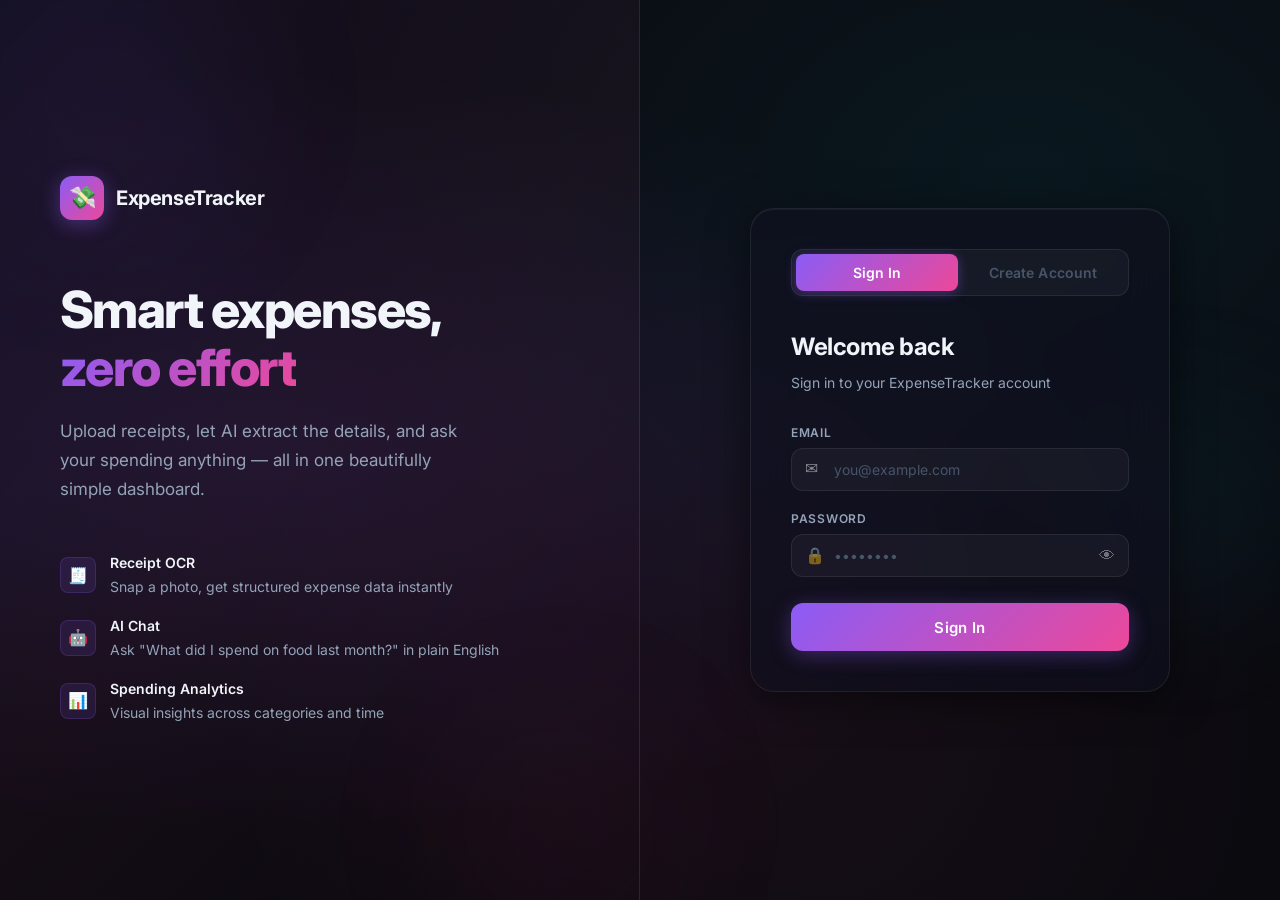
<file: frontend/index.html>
<!DOCTYPE html>
<html lang="en">
<head>
  <meta charset="UTF-8" />
  <meta name="viewport" content="width=device-width, initial-scale=1.0" />
  <title>ExpenseTracker — Sign In</title>
  <meta name="description" content="Sign in or create an account to start tracking your expenses with AI-powered insights." />
  <link rel="stylesheet" href="styles.css" />
  <style>
    /* ── Auth Page Layout ── */
    .auth-page {
      min-height: 100vh;
      display: grid;
      grid-template-columns: 1fr 1fr;
      position: relative;
      z-index: 1;
    }

    /* ── Left Panel — Branding ── */
    .auth-hero {
      display: flex;
      flex-direction: column;
      justify-content: center;
      padding: 60px;
      position: relative;
      overflow: hidden;
    }

    .auth-hero::before {
      content: '';
      position: absolute;
      inset: 0;
      background: linear-gradient(135deg,
        rgba(139,92,246,0.08) 0%,
        rgba(236,72,153,0.05) 50%,
        transparent 100%);
      border-right: 1px solid var(--glass-border);
    }

    .hero-content { position: relative; z-index: 1; }

    .brand {
      display: flex;
      align-items: center;
      gap: 12px;
      margin-bottom: 60px;
    }

    .brand-logo {
      width: 44px;
      height: 44px;
      background: var(--gradient-primary);
      border-radius: var(--radius-md);
      display: flex;
      align-items: center;
      justify-content: center;
      font-size: 22px;
      box-shadow: 0 4px 20px rgba(139,92,246,0.4);
    }

    .brand-name {
      font-size: 20px;
      font-weight: 700;
      color: var(--text-primary);
      letter-spacing: -0.02em;
    }

    .hero-title {
      font-size: clamp(36px, 4vw, 52px);
      font-weight: 800;
      line-height: 1.15;
      letter-spacing: -0.03em;
      color: var(--text-primary);
      margin-bottom: 20px;
    }

    .hero-subtitle {
      font-size: 17px;
      color: var(--text-secondary);
      line-height: 1.7;
      max-width: 400px;
      margin-bottom: 48px;
    }

    .feature-list {
      display: flex;
      flex-direction: column;
      gap: 16px;
    }

    .feature-item {
      display: flex;
      align-items: center;
      gap: 14px;
      font-size: 14px;
      color: var(--text-secondary);
    }

    .feature-icon {
      width: 36px;
      height: 36px;
      background: rgba(139,92,246,0.12);
      border: 1px solid rgba(139,92,246,0.2);
      border-radius: var(--radius-sm);
      display: flex;
      align-items: center;
      justify-content: center;
      font-size: 16px;
      flex-shrink: 0;
    }

    .feature-text strong {
      display: block;
      color: var(--text-primary);
      font-weight: 600;
      font-size: 14px;
      margin-bottom: 2px;
    }

    /* ── Right Panel — Form ── */
    .auth-panel {
      display: flex;
      align-items: center;
      justify-content: center;
      padding: 40px;
    }

    .auth-box {
      width: 100%;
      max-width: 420px;
      padding: 40px;
      background: rgba(15,15,30,0.6);
      border: 1px solid var(--glass-border);
      border-radius: var(--radius-xl);
      backdrop-filter: blur(24px);
      -webkit-backdrop-filter: blur(24px);
      box-shadow: var(--shadow-lg), inset 0 1px 0 rgba(255,255,255,0.05);
    }

    /* ── Tab Toggle ── */
    .tab-toggle {
      display: flex;
      background: rgba(255,255,255,0.04);
      border: 1px solid var(--glass-border);
      border-radius: var(--radius-md);
      padding: 4px;
      margin-bottom: 32px;
      gap: 4px;
    }

    .tab-btn {
      flex: 1;
      padding: 10px;
      font-family: var(--font);
      font-size: 14px;
      font-weight: 600;
      border: none;
      border-radius: var(--radius-sm);
      cursor: pointer;
      transition: all var(--transition-base);
      color: var(--text-muted);
      background: transparent;
      letter-spacing: 0.01em;
    }

    .tab-btn.active {
      background: var(--gradient-primary);
      color: #fff;
      box-shadow: 0 2px 12px rgba(139,92,246,0.4);
    }

    /* ── Form ── */
    .form-title {
      font-size: 24px;
      font-weight: 700;
      color: var(--text-primary);
      margin-bottom: 6px;
      letter-spacing: -0.02em;
    }

    .form-subtitle {
      font-size: 14px;
      color: var(--text-secondary);
      margin-bottom: 28px;
    }

    .auth-form { display: flex; flex-direction: column; gap: 18px; }

    .auth-form .form-group { animation: fadeSlideUp 0.3s ease both; }
    .auth-form .form-group:nth-child(1) { animation-delay: 0.05s; }
    .auth-form .form-group:nth-child(2) { animation-delay: 0.1s; }
    .auth-form .form-group:nth-child(3) { animation-delay: 0.15s; }

    @keyframes fadeSlideUp {
      from { opacity: 0; transform: translateY(10px); }
      to { opacity: 1; transform: translateY(0); }
    }

    .input-wrapper {
      position: relative;
    }

    .input-icon {
      position: absolute;
      left: 14px;
      top: 50%;
      transform: translateY(-50%);
      font-size: 16px;
      opacity: 0.5;
      pointer-events: none;
    }

    .input-wrapper .form-input {
      padding-left: 42px;
    }

    .password-toggle {
      position: absolute;
      right: 14px;
      top: 50%;
      transform: translateY(-50%);
      background: none;
      border: none;
      cursor: pointer;
      font-size: 16px;
      opacity: 0.4;
      transition: opacity var(--transition-fast);
      color: var(--text-primary);
    }

    .password-toggle:hover { opacity: 0.9; }

    .submit-btn {
      margin-top: 8px;
      height: 48px;
      font-size: 15px;
    }

    .submit-btn .spinner { width: 18px; height: 18px; border-color: rgba(255,255,255,0.3); border-top-color: #fff; }

    .divider {
      text-align: center;
      color: var(--text-muted);
      font-size: 12px;
      position: relative;
      margin: 4px 0;
    }

    .divider::before, .divider::after {
      content: '';
      position: absolute;
      top: 50%;
      width: calc(50% - 24px);
      height: 1px;
      background: var(--glass-border);
    }

    .divider::before { left: 0; }
    .divider::after { right: 0; }

    /* ── Form View Transition ── */
    .form-view {
      transition: opacity var(--transition-base), transform var(--transition-base);
    }

    .form-view.exit {
      opacity: 0;
      transform: translateX(-10px);
      pointer-events: none;
    }

    /* ── Responsive ── */
    @media (max-width: 900px) {
      .auth-page { grid-template-columns: 1fr; }
      .auth-hero { display: none; }
      .auth-panel { padding: 20px; }
    }
  </style>
</head>
<body>
  <!-- Background Orbs -->
  <div class="bg-orbs" aria-hidden="true">
    <div class="orb orb-1"></div>
    <div class="orb orb-2"></div>
    <div class="orb orb-3"></div>
  </div>

  <!-- Toast Container -->
  <div id="toast-container" role="alert" aria-live="polite"></div>

  <main class="auth-page">
    <!-- Left: Hero Branding -->
    <section class="auth-hero" aria-label="Product overview">
      <div class="hero-content">
        <div class="brand">
          <div class="brand-logo" aria-hidden="true">💸</div>
          <span class="brand-name">ExpenseTracker</span>
        </div>

        <h1 class="hero-title">
          Smart expenses,<br />
          <span class="text-gradient">zero effort</span>
        </h1>

        <p class="hero-subtitle">
          Upload receipts, let AI extract the details, and ask your spending anything — all in one beautifully simple dashboard.
        </p>

        <ul class="feature-list" role="list">
          <li class="feature-item">
            <div class="feature-icon" aria-hidden="true">🧾</div>
            <div class="feature-text">
              <strong>Receipt OCR</strong>
              Snap a photo, get structured expense data instantly
            </div>
          </li>
          <li class="feature-item">
            <div class="feature-icon" aria-hidden="true">🤖</div>
            <div class="feature-text">
              <strong>AI Chat</strong>
              Ask "What did I spend on food last month?" in plain English
            </div>
          </li>
          <li class="feature-item">
            <div class="feature-icon" aria-hidden="true">📊</div>
            <div class="feature-text">
              <strong>Spending Analytics</strong>
              Visual insights across categories and time
            </div>
          </li>
        </ul>
      </div>
    </section>

    <!-- Right: Auth Forms -->
    <section class="auth-panel" aria-label="Sign in">
      <div class="auth-box glass-card">
        <!-- Tab Toggle -->
        <div class="tab-toggle" role="tablist" aria-label="Authentication mode">
          <button class="tab-btn active" id="tab-login" role="tab" aria-selected="true" aria-controls="view-login" onclick="switchTab('login')">
            Sign In
          </button>
          <button class="tab-btn" id="tab-signup" role="tab" aria-selected="false" aria-controls="view-signup" onclick="switchTab('signup')">
            Create Account
          </button>
        </div>

        <!-- Login Form -->
        <div id="view-login" class="form-view" role="tabpanel" aria-labelledby="tab-login">
          <p class="form-title">Welcome back</p>
          <p class="form-subtitle">Sign in to your ExpenseTracker account</p>

          <form class="auth-form" id="login-form" novalidate>
            <div class="form-group">
              <label class="form-label" for="login-email">Email</label>
              <div class="input-wrapper">
                <span class="input-icon" aria-hidden="true">✉️</span>
                <input class="form-input" type="email" id="login-email" name="email"
                  placeholder="you@example.com" autocomplete="email" required />
              </div>
            </div>

            <div class="form-group">
              <label class="form-label" for="login-password">Password</label>
              <div class="input-wrapper">
                <span class="input-icon" aria-hidden="true">🔒</span>
                <input class="form-input" type="password" id="login-password" name="password"
                  placeholder="••••••••" autocomplete="current-password" required />
                <button type="button" class="password-toggle" aria-label="Toggle password visibility"
                  onclick="togglePassword('login-password', this)">👁</button>
              </div>
            </div>

            <button type="submit" id="login-btn" class="btn btn-primary btn-full submit-btn">
              <span id="login-btn-text">Sign In</span>
            </button>
          </form>
        </div>

        <!-- Signup Form -->
        <div id="view-signup" class="form-view hidden" role="tabpanel" aria-labelledby="tab-signup">
          <p class="form-title">Create account</p>
          <p class="form-subtitle">Start tracking expenses with AI</p>

          <form class="auth-form" id="signup-form" novalidate>
            <div class="form-group">
              <label class="form-label" for="signup-username">Username</label>
              <div class="input-wrapper">
                <span class="input-icon" aria-hidden="true">👤</span>
                <input class="form-input" type="text" id="signup-username" name="username"
                  placeholder="johndoe" autocomplete="username" required />
              </div>
            </div>

            <div class="form-group">
              <label class="form-label" for="signup-email">Email</label>
              <div class="input-wrapper">
                <span class="input-icon" aria-hidden="true">✉️</span>
                <input class="form-input" type="email" id="signup-email" name="email"
                  placeholder="you@example.com" autocomplete="email" required />
              </div>
            </div>

            <div class="form-group">
              <label class="form-label" for="signup-password">Password</label>
              <div class="input-wrapper">
                <span class="input-icon" aria-hidden="true">🔒</span>
                <input class="form-input" type="password" id="signup-password" name="password"
                  placeholder="••••••••" autocomplete="new-password" required minlength="6" />
                <button type="button" class="password-toggle" aria-label="Toggle password visibility"
                  onclick="togglePassword('signup-password', this)">👁</button>
              </div>
            </div>

            <button type="submit" id="signup-btn" class="btn btn-primary btn-full submit-btn">
              <span id="signup-btn-text">Create Account</span>
            </button>
          </form>
        </div>
      </div>
    </section>
  </main>

  <script>
    const API = 'https://expensetracker-zezi.onrender.com';

    /* ── Guard: already logged in ── */
    if (localStorage.getItem('access_token')) {
      window.location.href = 'app.html';
    }

    /* ── Toast ── */
    function showToast(message, type = 'info') {
      const container = document.getElementById('toast-container');
      const icons = { success: '✅', error: '❌', info: 'ℹ️' };
      const toast = document.createElement('div');
      toast.className = `toast toast-${type}`;
      toast.innerHTML = `
        <span class="toast-icon" aria-hidden="true">${icons[type] || icons.info}</span>
        <span class="toast-message">${message}</span>`;
      container.appendChild(toast);
      setTimeout(() => {
        toast.classList.add('toast-out');
        toast.addEventListener('animationend', () => toast.remove(), { once: true });
      }, 3500);
    }

    /* ── Tab switch ── */
    function switchTab(tab) {
      const isLogin = tab === 'login';
      document.getElementById('tab-login').classList.toggle('active', isLogin);
      document.getElementById('tab-signup').classList.toggle('active', !isLogin);
      document.getElementById('tab-login').setAttribute('aria-selected', isLogin);
      document.getElementById('tab-signup').setAttribute('aria-selected', !isLogin);
      document.getElementById('view-login').classList.toggle('hidden', !isLogin);
      document.getElementById('view-signup').classList.toggle('hidden', isLogin);
    }

    /* ── Password toggle ── */
    function togglePassword(inputId, btn) {
      const input = document.getElementById(inputId);
      const isPassword = input.type === 'password';
      input.type = isPassword ? 'text' : 'password';
      btn.textContent = isPassword ? '🙈' : '👁';
    }

    /* ── Set loading state ── */
    function setLoading(btnId, textId, loading) {
      const btn = document.getElementById(btnId);
      const textEl = document.getElementById(textId);
      btn.disabled = loading;
      if (loading) {
        textEl.innerHTML = '<div class="spinner"></div>';
      } else {
        textEl.textContent = btnId === 'login-btn' ? 'Sign In' : 'Create Account';
      }
    }

    /* ── After auth: fetch user info ── */
    async function fetchAndStoreUser(token) {
      const res = await fetch(`${API}/me`, {
        headers: { Authorization: `Bearer ${token}` }
      });
      if (!res.ok) throw new Error('Could not fetch user profile');
      const user = await res.json();
      localStorage.setItem('user_id', user.id);
      localStorage.setItem('username', user.username);
      localStorage.setItem('email', user.email);
    }

    /* ── Login ── */
    document.getElementById('login-form').addEventListener('submit', async (e) => {
      e.preventDefault();
      const email = document.getElementById('login-email').value.trim();
      const password = document.getElementById('login-password').value;

      if (!email || !password) return showToast('Please fill in all fields', 'error');

      setLoading('login-btn', 'login-btn-text', true);
      try {
        const res = await fetch(`${API}/login`, {
          method: 'POST',
          headers: { 'Content-Type': 'application/json' },
          body: JSON.stringify({ email, password })
        });
        const data = await res.json();
        if (!res.ok) throw new Error(data.detail || 'Login failed');

        localStorage.setItem('access_token', data.access_token);
        await fetchAndStoreUser(data.access_token);
        showToast('Welcome back! Redirecting…', 'success');
        setTimeout(() => window.location.href = 'app.html', 800);
      } catch (err) {
        showToast(err.message, 'error');
        setLoading('login-btn', 'login-btn-text', false);
      }
    });

    /* ── Signup ── */
    document.getElementById('signup-form').addEventListener('submit', async (e) => {
      e.preventDefault();
      const username = document.getElementById('signup-username').value.trim();
      const email = document.getElementById('signup-email').value.trim();
      const password = document.getElementById('signup-password').value;

      if (!username || !email || !password) return showToast('Please fill in all fields', 'error');
      if (password.length < 6) return showToast('Password must be at least 6 characters', 'error');

      setLoading('signup-btn', 'signup-btn-text', true);
      try {
        const res = await fetch(`${API}/signup`, {
          method: 'POST',
          headers: { 'Content-Type': 'application/json' },
          body: JSON.stringify({ username, email, password })
        });
        const data = await res.json();
        if (!res.ok) throw new Error(data.detail || 'Signup failed');

        localStorage.setItem('access_token', data.access_token);
        await fetchAndStoreUser(data.access_token);
        showToast('Account created! Redirecting…', 'success');
        setTimeout(() => window.location.href = 'app.html', 800);
      } catch (err) {
        showToast(err.message, 'error');
        setLoading('signup-btn', 'signup-btn-text', false);
      }
    });
  </script>
</body>
</html>
</file>
<file: frontend/styles.css>
/* ========================================
   ExpenseTracker — Shared Design System
   Dark Glassmorphism Theme
   ======================================== */

@import url('https://fonts.googleapis.com/css2?family=Inter:wght@300;400;500;600;700;800&display=swap');

/* ── CSS Custom Properties ── */
:root {
  --bg-primary: #0a0a0f;
  --bg-secondary: #0f0f1a;
  --bg-tertiary: #13131f;
  --bg-card: rgba(255, 255, 255, 0.04);
  --bg-card-hover: rgba(255, 255, 255, 0.07);
  --glass-bg: rgba(15, 15, 30, 0.7);
  --glass-border: rgba(255, 255, 255, 0.08);
  --glass-border-hover: rgba(139, 92, 246, 0.4);

  --accent-primary: #8b5cf6;
  --accent-secondary: #a78bfa;
  --accent-tertiary: #6d28d9;
  --accent-glow: rgba(139, 92, 246, 0.3);
  --accent-pink: #ec4899;
  --accent-cyan: #06b6d4;
  --accent-emerald: #10b981;
  --accent-amber: #f59e0b;

  --text-primary: #f1f5f9;
  --text-secondary: #94a3b8;
  --text-muted: #475569;
  --text-accent: #a78bfa;

  --gradient-primary: linear-gradient(135deg, #8b5cf6 0%, #ec4899 100%);
  --gradient-secondary: linear-gradient(135deg, #06b6d4 0%, #8b5cf6 100%);
  --gradient-bg: radial-gradient(ellipse at 20% 50%, rgba(139, 92, 246, 0.12) 0%, transparent 60%),
                 radial-gradient(ellipse at 80% 20%, rgba(6, 182, 212, 0.08) 0%, transparent 50%),
                 radial-gradient(ellipse at 60% 80%, rgba(236, 72, 153, 0.06) 0%, transparent 50%);

  --shadow-sm: 0 2px 8px rgba(0, 0, 0, 0.3);
  --shadow-md: 0 4px 20px rgba(0, 0, 0, 0.4);
  --shadow-lg: 0 8px 40px rgba(0, 0, 0, 0.5);
  --shadow-glow: 0 0 30px rgba(139, 92, 246, 0.2);
  --shadow-glow-strong: 0 0 60px rgba(139, 92, 246, 0.35);

  --radius-sm: 8px;
  --radius-md: 12px;
  --radius-lg: 16px;
  --radius-xl: 24px;
  --radius-full: 9999px;

  --transition-fast: 0.15s ease;
  --transition-base: 0.25s ease;
  --transition-slow: 0.4s ease;

  --font: 'Inter', system-ui, -apple-system, sans-serif;
}

/* ── Reset & Base ── */
*, *::before, *::after {
  box-sizing: border-box;
  margin: 0;
  padding: 0;
}

html { scroll-behavior: smooth; }

body {
  font-family: var(--font);
  background-color: var(--bg-primary);
  color: var(--text-primary);
  line-height: 1.6;
  min-height: 100vh;
  background-image: var(--gradient-bg);
  background-attachment: fixed;
  overflow-x: hidden;
  -webkit-font-smoothing: antialiased;
}

/* ── Scrollbar ── */
::-webkit-scrollbar { width: 6px; }
::-webkit-scrollbar-track { background: var(--bg-secondary); }
::-webkit-scrollbar-thumb { background: var(--accent-tertiary); border-radius: var(--radius-full); }
::-webkit-scrollbar-thumb:hover { background: var(--accent-primary); }

/* ── Glass Card ── */
.glass-card {
  background: var(--bg-card);
  border: 1px solid var(--glass-border);
  border-radius: var(--radius-lg);
  backdrop-filter: blur(20px);
  -webkit-backdrop-filter: blur(20px);
  transition: border-color var(--transition-base), box-shadow var(--transition-base), transform var(--transition-base);
}

.glass-card:hover {
  border-color: var(--glass-border-hover);
  box-shadow: var(--shadow-glow);
}

/* ── Buttons ── */
.btn {
  display: inline-flex;
  align-items: center;
  justify-content: center;
  gap: 8px;
  padding: 12px 24px;
  font-family: var(--font);
  font-size: 14px;
  font-weight: 600;
  border-radius: var(--radius-md);
  border: none;
  cursor: pointer;
  transition: all var(--transition-base);
  text-decoration: none;
  letter-spacing: 0.02em;
  position: relative;
  overflow: hidden;
}

.btn::before {
  content: '';
  position: absolute;
  inset: 0;
  background: rgba(255,255,255,0.1);
  opacity: 0;
  transition: opacity var(--transition-fast);
}

.btn:hover::before { opacity: 1; }
.btn:active { transform: scale(0.97); }

.btn-primary {
  background: var(--gradient-primary);
  color: #fff;
  box-shadow: 0 4px 20px rgba(139, 92, 246, 0.35);
}

.btn-primary:hover {
  box-shadow: 0 6px 30px rgba(139, 92, 246, 0.55);
  transform: translateY(-1px);
}

.btn-ghost {
  background: transparent;
  color: var(--text-secondary);
  border: 1px solid var(--glass-border);
}

.btn-ghost:hover {
  border-color: var(--glass-border-hover);
  color: var(--text-primary);
  background: var(--bg-card-hover);
}

.btn-danger {
  background: rgba(239, 68, 68, 0.15);
  color: #f87171;
  border: 1px solid rgba(239, 68, 68, 0.25);
}

.btn-danger:hover {
  background: rgba(239, 68, 68, 0.25);
  border-color: rgba(239, 68, 68, 0.5);
}

.btn-sm { padding: 8px 16px; font-size: 13px; }
.btn-full { width: 100%; }

/* ── Form Elements ── */
.form-group { display: flex; flex-direction: column; gap: 6px; }

.form-label {
  font-size: 12px;
  font-weight: 600;
  color: var(--text-secondary);
  letter-spacing: 0.06em;
  text-transform: uppercase;
}

.form-input {
  background: rgba(255, 255, 255, 0.04);
  border: 1px solid var(--glass-border);
  border-radius: var(--radius-md);
  padding: 12px 16px;
  font-family: var(--font);
  font-size: 14px;
  color: var(--text-primary);
  outline: none;
  transition: all var(--transition-base);
  width: 100%;
}

.form-input::placeholder { color: var(--text-muted); }

.form-input:focus {
  border-color: var(--accent-primary);
  background: rgba(139, 92, 246, 0.06);
  box-shadow: 0 0 0 3px rgba(139, 92, 246, 0.15);
}

/* ── Toast Notifications ── */
#toast-container {
  position: fixed;
  top: 20px;
  right: 20px;
  z-index: 9999;
  display: flex;
  flex-direction: column;
  gap: 10px;
  pointer-events: none;
}

.toast {
  display: flex;
  align-items: center;
  gap: 12px;
  padding: 14px 18px;
  border-radius: var(--radius-md);
  backdrop-filter: blur(20px);
  -webkit-backdrop-filter: blur(20px);
  border: 1px solid var(--glass-border);
  font-size: 14px;
  font-weight: 500;
  min-width: 280px;
  max-width: 380px;
  pointer-events: all;
  animation: toastIn 0.35s cubic-bezier(0.34, 1.56, 0.64, 1) both;
  box-shadow: var(--shadow-md);
}

.toast.toast-success {
  background: rgba(16, 185, 129, 0.15);
  border-color: rgba(16, 185, 129, 0.3);
  color: #6ee7b7;
}

.toast.toast-error {
  background: rgba(239, 68, 68, 0.15);
  border-color: rgba(239, 68, 68, 0.3);
  color: #fca5a5;
}

.toast.toast-info {
  background: rgba(139, 92, 246, 0.15);
  border-color: rgba(139, 92, 246, 0.3);
  color: var(--accent-secondary);
}

.toast.toast-out {
  animation: toastOut 0.3s ease forwards;
}

.toast-icon { font-size: 16px; flex-shrink: 0; }
.toast-message { flex: 1; }

@keyframes toastIn {
  from { opacity: 0; transform: translateX(40px) scale(0.9); }
  to { opacity: 1; transform: translateX(0) scale(1); }
}

@keyframes toastOut {
  from { opacity: 1; transform: translateX(0) scale(1); }
  to { opacity: 0; transform: translateX(40px) scale(0.9); }
}

/* ── Badge / Pill ── */
.badge {
  display: inline-flex;
  align-items: center;
  padding: 4px 10px;
  border-radius: var(--radius-full);
  font-size: 11px;
  font-weight: 600;
  letter-spacing: 0.06em;
  text-transform: uppercase;
}

.badge-purple { background: rgba(139, 92, 246, 0.2); color: #a78bfa; border: 1px solid rgba(139,92,246,0.3); }
.badge-cyan { background: rgba(6, 182, 212, 0.2); color: #67e8f9; border: 1px solid rgba(6,182,212,0.3); }
.badge-emerald { background: rgba(16, 185, 129, 0.2); color: #6ee7b7; border: 1px solid rgba(16,185,129,0.3); }
.badge-amber { background: rgba(245, 158, 11, 0.2); color: #fcd34d; border: 1px solid rgba(245,158,11,0.3); }
.badge-pink { background: rgba(236, 72, 153, 0.2); color: #f9a8d4; border: 1px solid rgba(236,72,153,0.3); }
.badge-slate { background: rgba(100, 116, 139, 0.2); color: #94a3b8; border: 1px solid rgba(100,116,139,0.3); }

/* ── Loading Spinner ── */
.spinner {
  width: 20px;
  height: 20px;
  border: 2px solid rgba(139, 92, 246, 0.2);
  border-top-color: var(--accent-primary);
  border-radius: 50%;
  animation: spin 0.8s linear infinite;
  flex-shrink: 0;
}

@keyframes spin { to { transform: rotate(360deg); } }

/* ── Animated Background Orbs ── */
.bg-orbs {
  position: fixed;
  inset: 0;
  pointer-events: none;
  overflow: hidden;
  z-index: 0;
}

.orb {
  position: absolute;
  border-radius: 50%;
  filter: blur(80px);
  opacity: 0.4;
  animation: float 8s ease-in-out infinite;
}

.orb-1 {
  width: 400px; height: 400px;
  background: radial-gradient(circle, rgba(139,92,246,0.3) 0%, transparent 70%);
  top: -100px; left: -100px;
  animation-delay: 0s;
}

.orb-2 {
  width: 300px; height: 300px;
  background: radial-gradient(circle, rgba(6,182,212,0.25) 0%, transparent 70%);
  top: 40%; right: -50px;
  animation-delay: -3s;
}

.orb-3 {
  width: 350px; height: 350px;
  background: radial-gradient(circle, rgba(236,72,153,0.2) 0%, transparent 70%);
  bottom: -100px; left: 30%;
  animation-delay: -6s;
}

@keyframes float {
  0%, 100% { transform: translate(0, 0) scale(1); }
  33% { transform: translate(30px, -30px) scale(1.05); }
  66% { transform: translate(-20px, 20px) scale(0.95); }
}

/* ── Utility ── */
.hidden { display: none !important; }
.text-gradient {
  background: var(--gradient-primary);
  -webkit-background-clip: text;
  -webkit-text-fill-color: transparent;
  background-clip: text;
}
</file>
